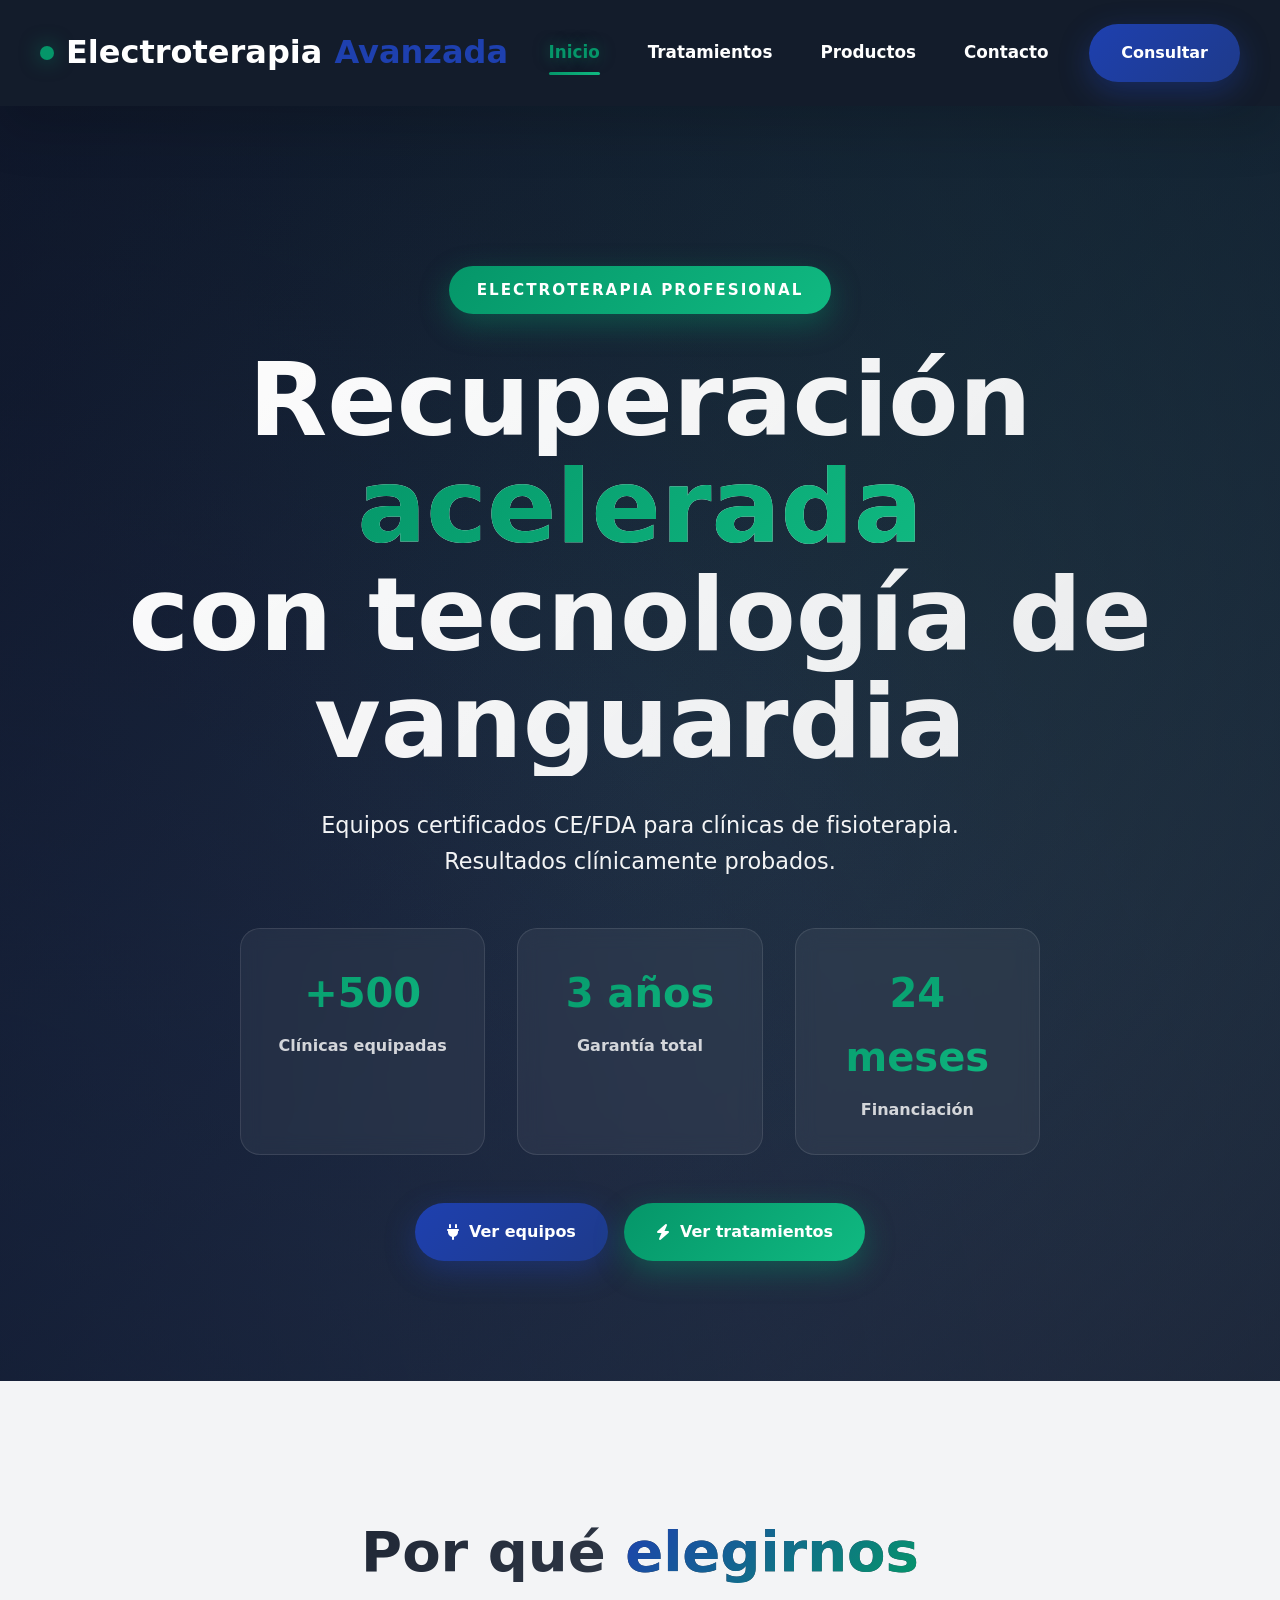
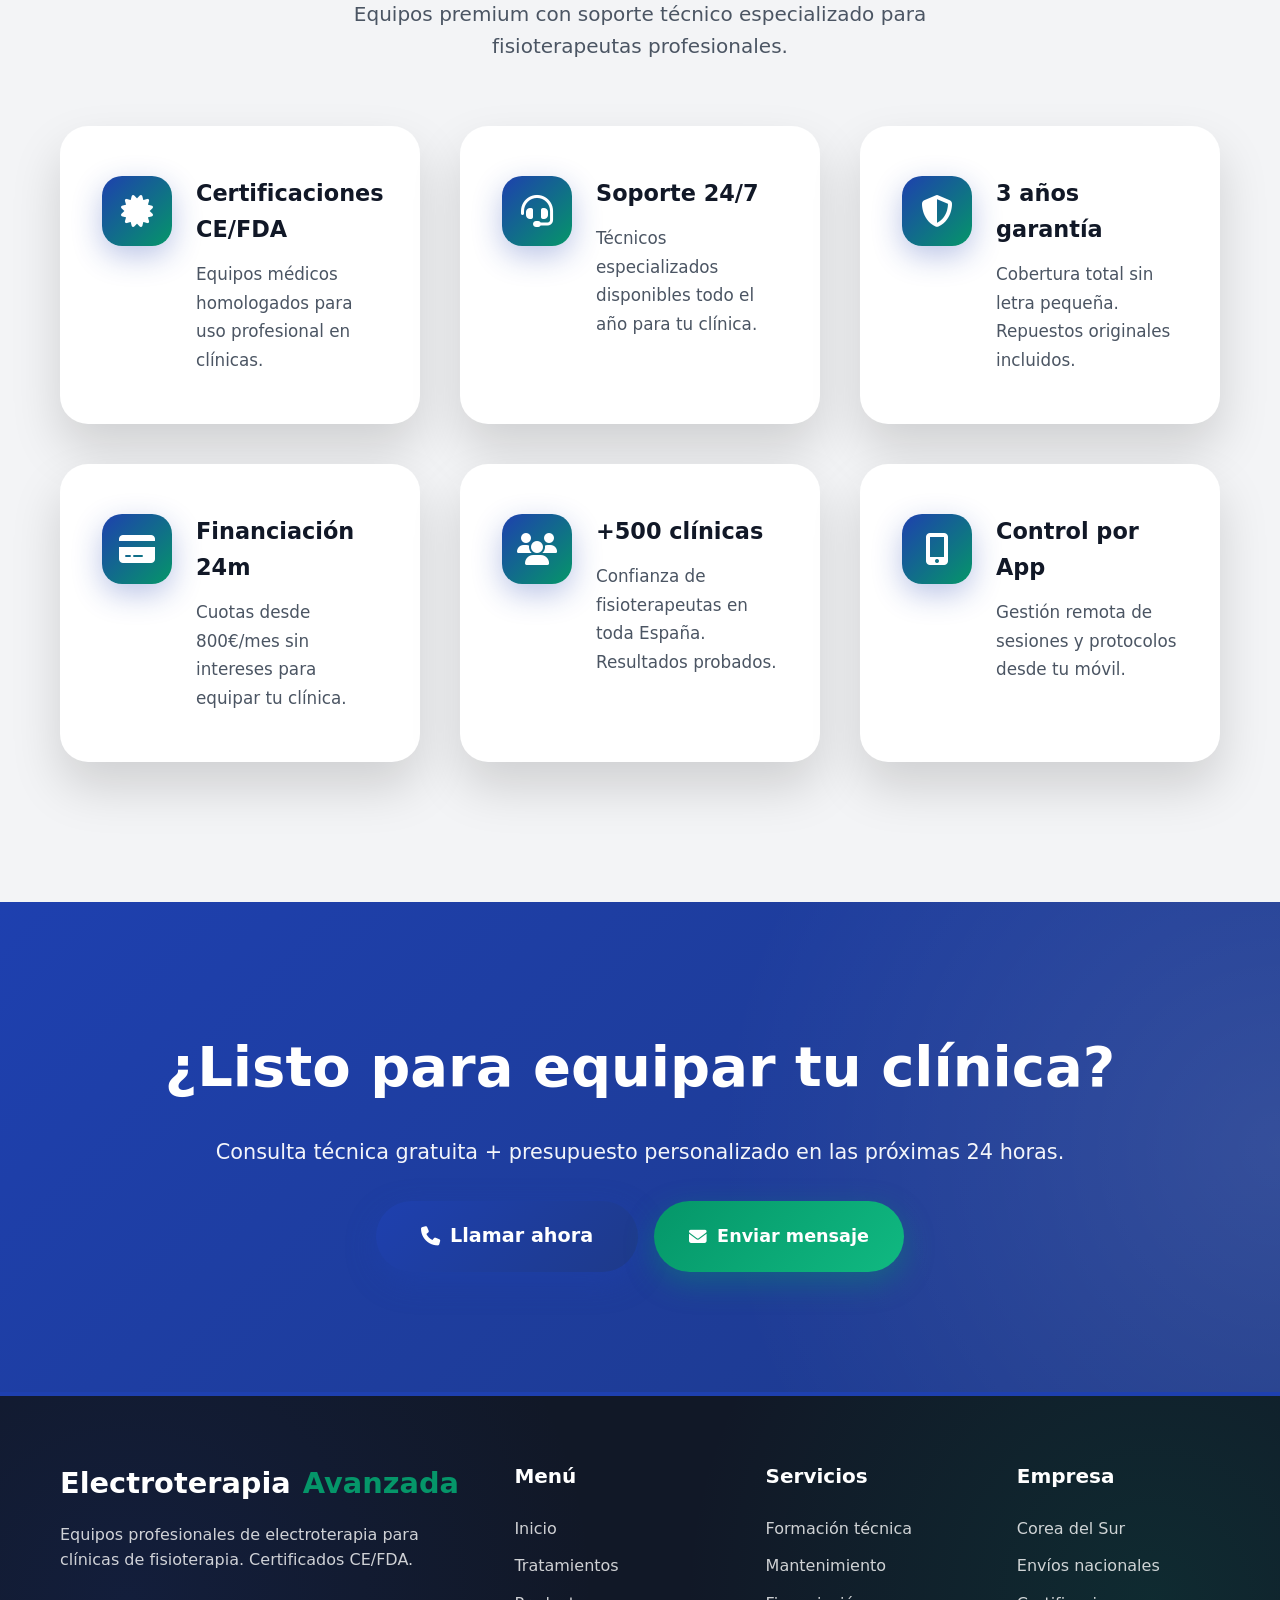
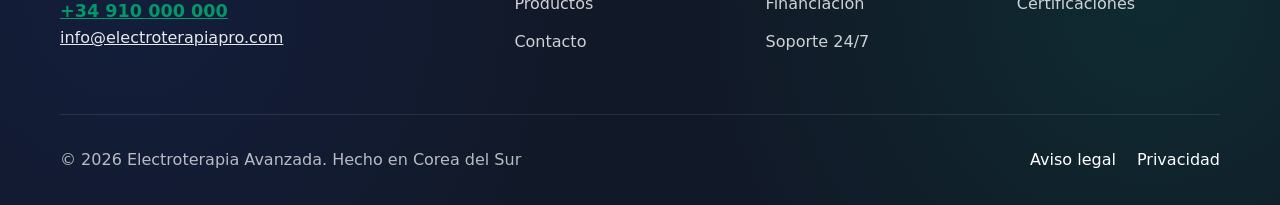
<file: index.html>
<html lang="es">
<head>
    <meta charset="UTF-8">
    <meta name="viewport" content="width=device-width, initial-scale=1.0">
    <title>Electroterapia Avanzada - Inicio</title>
    <link rel="stylesheet" href="index.css">
    <link rel="stylesheet" href="https://cdnjs.cloudflare.com/ajax/libs/font-awesome/6.4.0/css/all.min.css">
</head>
<body>
    <header class="header">
        <nav class="nav container">
            <a href="index.html" class="logo">
                <span class="logo-dot"></span>
                Electroterapia<span style="color: var(--primary);">Avanzada</span>
            </a>
            <ul class="nav-links">
                <li><a href="index.html" class="active">Inicio</a></li>
                <li><a href="tratamientos.html">Tratamientos</a></li>
                <li><a href="index2.html">Productos</a></li>
                <li><a href="contacto.html">Contacto</a></li>
            </ul>
            <a href="contacto.html" class="btn btn-primary">Consultar</a>
            <button class="mobile-toggle">
                <span></span><span></span><span></span>
            </button>
        </nav>
    </header>

    <section class="hero">
        <div class="hero-overlay"></div>
        <div class="container">
            <span class="overline">Electroterapia Profesional</span>
            <h1 class="hero-title">Recuperación <em>acelerada</em><br>con tecnología de vanguardia</h1>
            <p class="hero-subtitle">Equipos certificados CE/FDA para clínicas de fisioterapia. Resultados clínicamente probados.</p>
            <div class="stats-grid">
                <div class="stat">
                    <div class="stat-number">+500</div>
                    <div class="stat-label">Clínicas equipadas</div>
                </div>
                <div class="stat">
                    <div class="stat-number">3 años</div>
                    <div class="stat-label">Garantía total</div>
                </div>
                <div class="stat">
                    <div class="stat-number">24 meses</div>
                    <div class="stat-label">Financiación</div>
                </div>
            </div>
            <div style="display: flex; gap: 1rem; justify-content: center; flex-wrap: wrap;">
                <a href="productos.html" class="btn btn-primary">
                    <i class="fas fa-plug"></i> Ver equipos
                </a>
                <a href="tratamientos.html" class="btn btn-secondary">
                    <i class="fas fa-bolt"></i> Ver tratamientos
                </a>
            </div>
        </div>
    </section>

    <section class="section advantages">
        <div class="container">
            <div class="section-header">
                <h2>Por qué <em>elegirnos</em></h2>
                <p>Equipos premium con soporte técnico especializado para fisioterapeutas profesionales.</p>
            </div>

            <div class="features-grid">
                <div class="feature-card">
                    <div class="feature-icon"><i class="fas fa-certificate"></i></div>
                    <div class="feature-content">
                        <h3>Certificaciones CE/FDA</h3>
                        <p>Equipos médicos homologados para uso profesional en clínicas.</p>
                    </div>
                </div>

                <div class="feature-card">
                    <div class="feature-icon"><i class="fas fa-headset"></i></div>
                    <div class="feature-content">
                        <h3>Soporte 24/7</h3>
                        <p>Técnicos especializados disponibles todo el año para tu clínica.</p>
                    </div>
                </div>

                <div class="feature-card">
                    <div class="feature-icon"><i class="fas fa-shield-alt"></i></div>
                    <div class="feature-content">
                        <h3>3 años garantía</h3>
                        <p>Cobertura total sin letra pequeña. Repuestos originales incluidos.</p>
                    </div>
                </div>

                <div class="feature-card">
                    <div class="feature-icon"><i class="fas fa-credit-card"></i></div>
                    <div class="feature-content">
                        <h3>Financiación 24m</h3>
                        <p>Cuotas desde 800€/mes sin intereses para equipar tu clínica.</p>
                    </div>
                </div>

                <div class="feature-card">
                    <div class="feature-icon"><i class="fas fa-users"></i></div>
                    <div class="feature-content">
                        <h3>+500 clínicas</h3>
                        <p>Confianza de fisioterapeutas en toda España. Resultados probados.</p>
                    </div>
                </div>

                <div class="feature-card">
                    <div class="feature-icon"><i class="fas fa-mobile-alt"></i></div>
                    <div class="feature-content">
                        <h3>Control por App</h3>
                        <p>Gestión remota de sesiones y protocolos desde tu móvil.</p>
                    </div>
                </div>
            </div>
        </div>
    </section>

    <section class="cta">
        <div class="container">
            <h2>¿Listo para equipar tu clínica?</h2>
            <p>Consulta técnica gratuita + presupuesto personalizado en las próximas 24 horas.</p>
            <div style="display: flex; gap: 1rem; justify-content: center; flex-wrap: wrap; margin-top: 2rem;">
                <a href="contacto.html" class="btn btn-primary" style="font-size: 1.2rem; padding: 20px 45px;">
                    <i class="fas fa-phone"></i> Llamar ahora
                </a>
                <a href="contacto.html" class="btn btn-secondary" style="font-size: 1.1rem; padding: 20px 35px;">
                    <i class="fas fa-envelope"></i> Enviar mensaje
                </a>
            </div>
        </div>
    </section>

    <footer class="footer">
        <div class="container">
            <div class="footer-grid">
                <div>
                    <div class="logo" style="color: white; margin-bottom: 1rem; font-size: 1.8rem;">Electroterapia<span style="color: var(--secondary);">Avanzada</span></div>
                    <p style="color: rgba(255,255,255,0.8);">Equipos profesionales de electroterapia para clínicas de fisioterapia. Certificados CE/FDA.</p>
                    <div style="margin-top: 1.5rem;">
                        <a href="tel:+34910000000" style="color: var(--secondary); font-weight: 700; font-size: 1.1rem; margin-right: 1.5rem;">+34 910 000 000</a>
                        <a href="mailto:info@electroterapiapro.com" style="color: rgba(255,255,255,0.9); font-weight: 500;">info@electroterapiapro.com</a>
                    </div>
                </div>
                <div>
                    <h4>Menú</h4>
                    <ul class="footer-links">
                        <li><a href="index.html">Inicio</a></li>
                        <li><a href="tratamientos.html">Tratamientos</a></li>
                        <li><a href="productos.html">Productos</a></li>
                        <li><a href="contacto.html">Contacto</a></li>
                    </ul>
                </div>
                <div>
                    <h4>Servicios</h4>
                    <ul class="footer-links">
                        <li><a href="#">Formación técnica</a></li>
                        <li><a href="#">Mantenimiento</a></li>
                        <li><a href="#">Financiación</a></li>
                        <li><a href="#">Soporte 24/7</a></li>
                    </ul>
                </div>
                <div>
                    <h4>Empresa</h4>
                    <ul class="footer-links">
                        <li><a href="#">Corea del Sur</a></li>
                        <li><a href="#">Envíos nacionales</a></li>
                        <li><a href="#">Certificaciones</a></li>
                    </ul>
                </div>
            </div>
            <div class="footer-bottom">
                <span>&copy; 2026 Electroterapia Avanzada. Hecho en Corea del Sur</span>
                <div>
                    <a href="#" style="color: white; margin: 0 1rem; text-decoration: none;">Aviso legal</a>
                    <a href="#" style="color: white; text-decoration: none;">Privacidad</a>
                </div>
            </div>
        </div>
    </footer>

    <script>
        document.querySelectorAll('a[href^="#"]').forEach(anchor => {
            anchor.addEventListener('click', function (e) {
                e.preventDefault();
                const target = document.querySelector(this.getAttribute('href'));
                if (target) { target.scrollIntoView({ behavior: 'smooth' }); }
            });
        });
    </script>
</body>
</html>
</file>
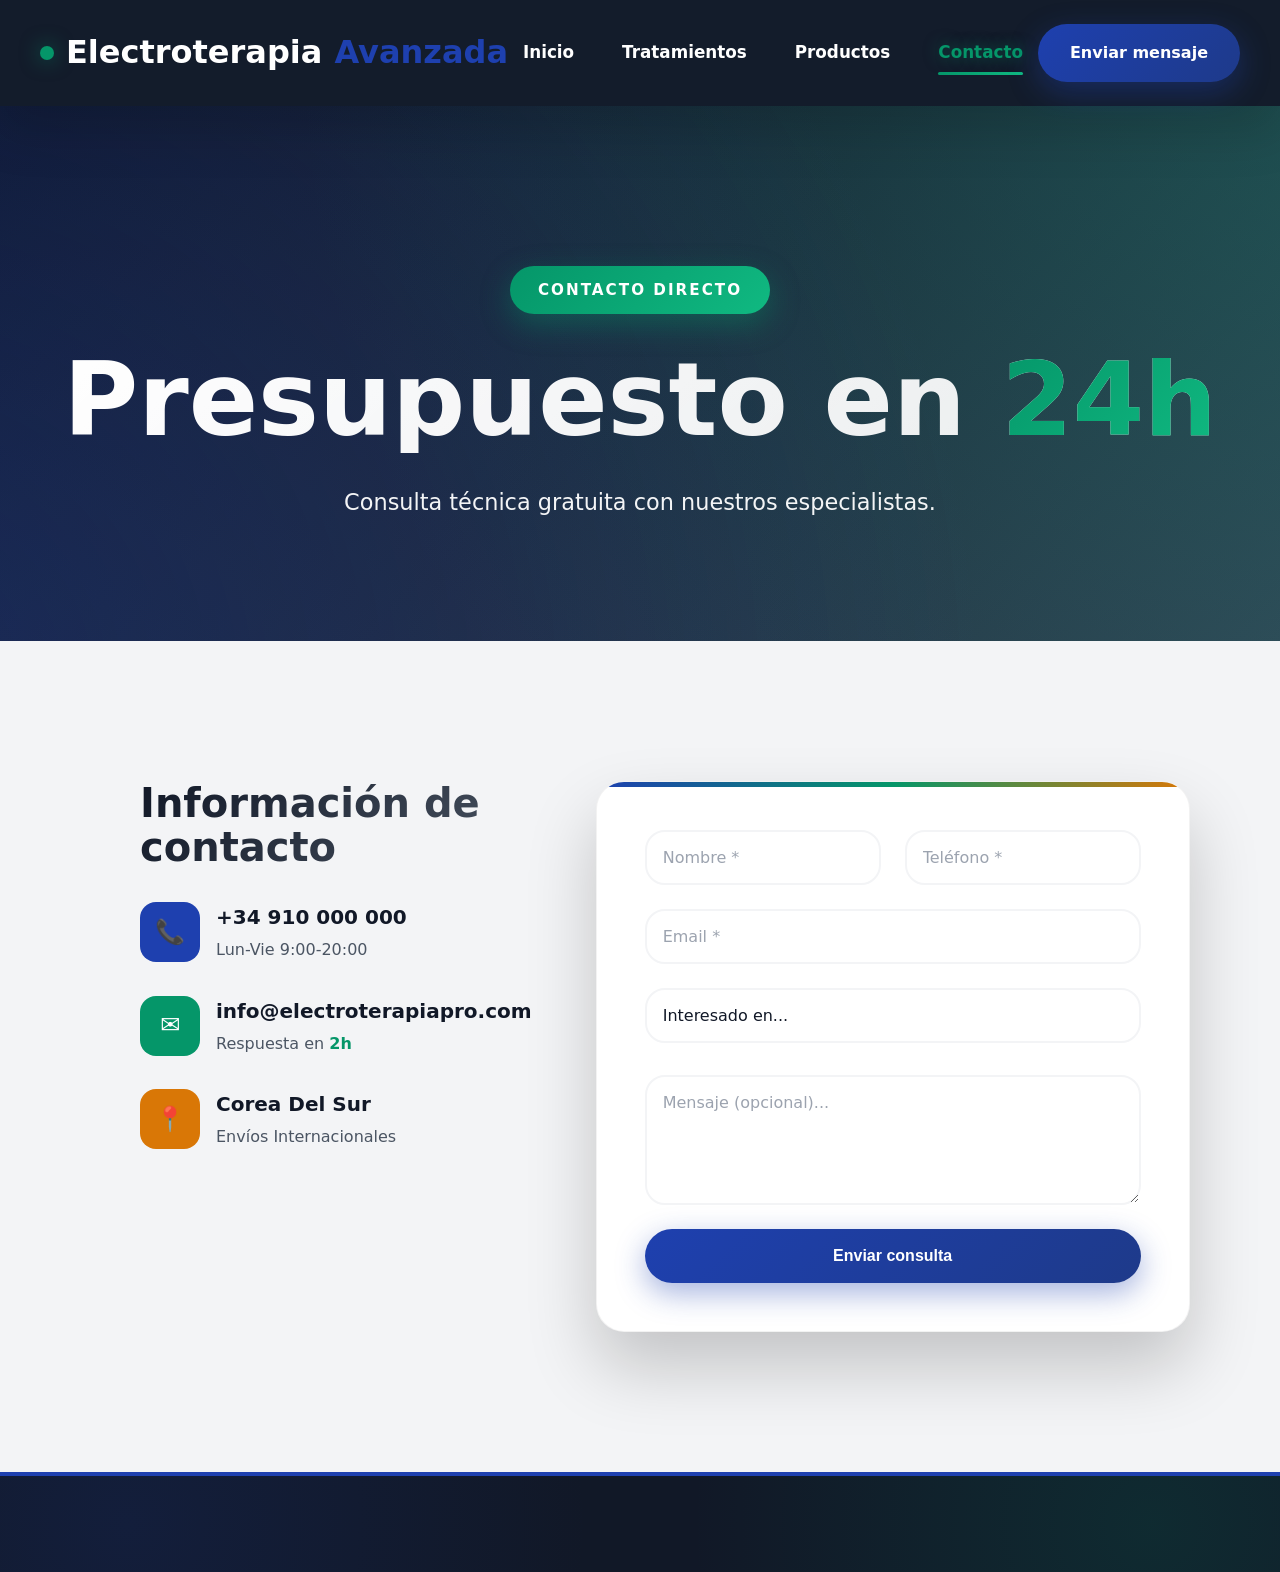
<file: index2.html>
<html lang="es">
<head>
    <meta charset="UTF-8">
    <meta name="viewport" content="width=device-width, initial-scale=1.0">
    <title>Contacto - Electroterapia Avanzada</title>
    <link rel="stylesheet" href="index2.css">
</head>
<body>
    <header class="header">
        <nav class="nav container">
            <a href="index.html" class="logo">
                <span class="logo-dot"></span>
                Electroterapia<span style="color: var(--primary);">Avanzada</span>
            </a>
            <ul class="nav-links">
                <li><a href="index.html">Inicio</a></li>
                <li><a href="tratamientos.html">Tratamientos</a></li>
                <li><a href="index2.html">Productos</a></li>
                <li><a href="contacto.html" class="active">Contacto</a></li>
            </ul>
            <a href="#form" class="btn btn-primary">Enviar mensaje</a>
        </nav>
    </header>

    <section class="hero">
        <div class="container">
            <span class="overline">Contacto directo</span>
            <h1 class="hero-title">Presupuesto en <em>24h</em></h1>
            <p class="hero-subtitle">Consulta técnica gratuita con nuestros especialistas.</p>
        </div>
    </section>

    <section class="section">
        <div class="container">
            <div style="display: grid; grid-template-columns: 1fr 1fr; gap: 4rem; max-width: 1000px; margin: 0 auto;">
                <div>
                    <h2 style="font-size: 2.5rem; margin-bottom: 2rem;">Información de contacto</h2>
                    <div style="display: flex; flex-direction: column; gap: 2rem;">
                        <div style="display: flex; align-items: center; gap: 1rem;">
                            <div style="width: 60px; height: 60px; background: var(--primary); border-radius: 16px; display: flex; align-items: center; justify-content: center; color: white; font-size: 1.5rem;">📞</div>
                            <div>
                                <h4>+34 910 000 000</h4>
                                <p>Lun-Vie 9:00-20:00</p>
                            </div>
                        </div>
                        <div style="display: flex; align-items: center; gap: 1rem;">
                            <div style="width: 60px; height: 60px; background: var(--secondary); border-radius: 16px; display: flex; align-items: center; justify-content: center; color: white; font-size: 1.5rem;">✉️</div>
                            <div>
                                <h4>info@electroterapiapro.com</h4>
                                <p>Respuesta en <strong>2h</strong></p>
                            </div>
                        </div>
                        <div style="display: flex; align-items: center; gap: 1rem;">
                            <div style="width: 60px; height: 60px; background: var(--accent); border-radius: 16px; display: flex; align-items: center; justify-content: center; color: white; font-size: 1.5rem;">📍</div>
                            <div>
                                <h4>Corea Del Sur</h4>
                                <p>Envíos Internacionales</p>
                            </div>
                        </div>
                    </div>
                </div>
                <div>
                    <form id="form" style="background: white; padding: 3rem; border-radius: var(--radius-lg); box-shadow: var(--shadow-lg);">
                        <div style="display: grid; grid-template-columns: 1fr 1fr; gap: 1.5rem; margin-bottom: 1.5rem;">
                            <input type="text" placeholder="Nombre *" style="padding: 16px; border: 2px solid var(--light); border-radius: var(--radius); font-size: 1rem;">
                            <input type="tel" placeholder="Teléfono *" style="padding: 16px; border: 2px solid var(--light); border-radius: var(--radius); font-size: 1rem;">
                        </div>
                        <div style="margin-bottom: 1.5rem;">
                            <input type="email" placeholder="Email *" style="width: 100%; padding: 16px; border: 2px solid var(--light); border-radius: var(--radius); font-size: 1rem;">
                        </div>
                        <div style="margin-bottom: 2rem;">
                            <select style="width: 100%; padding: 16px; border: 2px solid var(--light); border-radius: var(--radius); font-size: 1rem;">
                                <option>Interesado en...</option>
                                <option>BrainStim Pro (281.462€)</option>
                                <option>Optimus Pro (213.773€)</option>
                                <option>Salus-Talent Pro (195.433€)</option>
                                <option>Presupuesto comparativo</option>
                            </select>
                        </div>
                        <textarea placeholder="Mensaje (opcional)..." rows="4" style="width: 100%; padding: 16px; border: 2px solid var(--light); border-radius: var(--radius); font-size: 1rem; font-family: inherit; resize: vertical;"></textarea>
                        <button type="submit" class="btn btn-primary" style="width: 100%; margin-top: 1.5rem; padding: 18px;">Enviar consulta</button>
                    </form>
                </div>
            </div>
        </div>
    </section>

    <footer class="footer">
    </footer>
</body>
</html>
</file>
<file: index.css>
* {
    margin: 0;
    padding: 0;
    box-sizing: border-box;
}

html, body {
    margin: 0;
    padding: 0;
    width: 100%;
    overflow-x: hidden;
}

:root {
    --primary: #1E40AF;
    --primary-d: #1E3A8A;
    --secondary: #059669;
    --accent: #D97706;
    --dark: #111827;
    --gray: #4B5563;
    --light: #F3F4F6;
    --white: #FFFFFF;
    --shadow: 0 25px 50px rgba(0, 0, 0, 0.15);
    --shadow-lg: 0 35px 70px rgba(0, 0, 0, 0.2);
    --radius: 20px;
    --radius-lg: 28px;
}

body {
    font-family: 'Inter', system-ui, sans-serif;
    line-height: 1.6;
    color: var(--dark);
    background: var(--light);
    overflow-x: hidden;
    margin: 0;
    padding: 0;
}
.hero {
    padding: 160px 0 120px;
    text-align: center;
    position: relative;
    background: linear-gradient(135deg, #0f172a 0%, #1e293b 50%, #334155 100%);
    overflow: hidden;
    min-height: 100vh;
    display: flex;
    align-items: center;
    justify-content: center;
    width: 100vw;
    margin: 0;
    left: 50%;
    right: 50%;
    margin-left: -50vw;
    margin-right: -50vw;
}

.hero::after {
    content: '';
    position: absolute;
    top: 0;
    left: 0;
    width: 100%;
    height: 100%;
    background-image: url('https://customer-assets.emergentagent.com/job_cd9556bd-25c3-4e1e-b9b1-63034ef0d760/artifacts/mocz8y2o_image0.jpg');
    background-size: cover;
    background-repeat: no-repeat;
    background-position: center;
    opacity: 0.25;
    z-index: 1;
    pointer-events: none;
    filter: brightness(1.3);
}

.hero-overlay {
    position: absolute;
    top: 0;
    left: 0;
    width: 100%;
    height: 100%;
    background: radial-gradient(circle at center, transparent 0%, rgba(15, 23, 42, 0.6) 100%);
    z-index: 2;
}

.hero::before {
    content: '';
    position: absolute;
    top: -50%;
    left: -50%;
    width: 200%;
    height: 200%;
    background:
        radial-gradient(circle at 20% 80%, rgba(30, 64, 175, 0.15) 0%, transparent 50%),
        radial-gradient(circle at 80% 20%, rgba(5, 150, 105, 0.15) 0%, transparent 50%);
    animation: rotate 20s linear infinite;
    z-index: 1;
}

.hero .container {
    position: relative;
    z-index: 3;
}
* {
    margin: 0;
    padding: 0;
    box-sizing: border-box;
}

html, body {
    margin: 0;
    padding: 0;
    width: 100%;
    overflow-x: hidden;
}

:root {
    --primary: #1E40AF;
    --primary-d: #1E3A8A;
    --secondary: #059669;
    --accent: #D97706;
    --dark: #111827;
    --gray: #4B5563;
    --light: #F3F4F6;
    --white: #FFFFFF;
    --shadow: 0 25px 50px rgba(0, 0, 0, 0.15);
    --shadow-lg: 0 35px 70px rgba(0, 0, 0, 0.2);
    --radius: 20px;
    --radius-lg: 28px;
}

body {
    font-family: 'Inter', system-ui, sans-serif;
    line-height: 1.6;
    color: var(--dark);
    background: var(--light);
    overflow-x: hidden;
    margin: 0;
    padding: 0;
}

.container {
    max-width: 1200px;
    margin: 0 auto;
    padding: 0 20px;
}

.header {
    position: sticky;
    top: 0;
    background: rgba(15, 24, 39, 0.98);
    backdrop-filter: blur(25px);
    -webkit-backdrop-filter: blur(25px);
    z-index: 100;
    box-shadow: var(--shadow);
}

.nav {
    display: flex;
    justify-content: space-between;
    align-items: center;
    padding: 1.5rem 0;
}

.logo {
    font-size: 2rem;
    font-weight: 900;
    color: white;
    text-decoration: none;
    display: flex;
    align-items: center;
    gap: 12px;
}

.logo-dot {
    width: 14px;
    height: 14px;
    background: var(--secondary);
    border-radius: 50%;
    box-shadow: 0 0 20px rgba(5, 150, 105, 0.6);
    animation: pulse 2s ease-in-out infinite;
}

@keyframes pulse {
    0%, 100% { transform: scale(1); opacity: 1; }
    50% { transform: scale(1.2); opacity: 0.8; }
}

.nav-links {
    display: flex;
    list-style: none;
    gap: 3rem;
}

.nav-links a {
    color: white;
    text-decoration: none;
    font-weight: 700;
    font-size: 1.05rem;
    position: relative;
    transition: all 0.3s;
    padding: 8px 0;
}

.nav-links a.active,
.nav-links a:hover {
    color: var(--secondary);
    text-shadow: 0 0 15px rgba(5, 150, 105, 0.5);
}

.nav-links a.active::after {
    content: '';
    position: absolute;
    bottom: -5px;
    left: 0;
    width: 100%;
    height: 3px;
    background: linear-gradient(90deg, var(--secondary), #10b981);
    border-radius: 2px;
}

.mobile-toggle {
    display: none;
    flex-direction: column;
    gap: 5px;
    background: none;
    border: none;
    cursor: pointer;
}

.mobile-toggle span {
    width: 25px;
    height: 3px;
    background: white;
    border-radius: 2px;
}

.btn {
    padding: 16px 32px;
    border-radius: 50px;
    text-decoration: none;
    font-weight: 800;
    font-size: 1rem;
    display: inline-flex;
    align-items: center;
    justify-content: center;
    gap: 10px;
    transition: all 0.4s cubic-bezier(0.25, 0.46, 0.45, 0.94);
    border: none;
    cursor: pointer;
    position: relative;
    overflow: hidden;
}

.btn-primary {
    background: linear-gradient(135deg, var(--primary), var(--primary-d));
    color: white;
    box-shadow: 0 10px 30px rgba(30, 64, 175, 0.4);
}

.btn-primary:hover {
    transform: translateY(-4px) scale(1.03);
    box-shadow: 0 20px 50px rgba(30, 64, 175, 0.6);
}

.btn-primary::before {
    content: '';
    position: absolute;
    top: 0;
    left: -100%;
    width: 100%;
    height: 100%;
    background: linear-gradient(90deg, transparent, rgba(255, 255, 255, 0.2), transparent);
    transition: left 0.6s;
}

.btn-primary:hover::before {
    left: 100%;
}

.btn-secondary {
    background: linear-gradient(135deg, var(--secondary), #10b981);
    color: white;
    box-shadow: 0 10px 30px rgba(5, 150, 105, 0.4);
}

.btn-secondary:hover {
    transform: translateY(-4px) scale(1.03);
    box-shadow: 0 20px 50px rgba(5, 150, 105, 0.6);
}

/* ========== HERO CON LOGOTIPO DE FONDO - SIN ESPACIOS BLANCOS ========== */
.hero {
    padding: 160px 0 120px;
    text-align: center;
    position: relative;
    background: linear-gradient(135deg, #0f172a 0%, #1e293b 50%, #334155 100%);
    overflow: hidden;
    min-height: 100vh;
    display: flex;
    align-items: center;
    justify-content: center;
    width: 100vw;
    margin: 0;
    left: 50%;
    right: 50%;
    margin-left: -50vw;
    margin-right: -50vw;
}

.hero::after {
    content: '';
    position: absolute;
    top: 0;
    left: 0;
    width: 100%;
    height: 100%;
    background-image: url('https://customer-assets.emergentagent.com/job_cd9556bd-25c3-4e1e-b9b1-63034ef0d760/artifacts/mocz8y2o_image0.jpg');
    background-size: cover;
    background-repeat: no-repeat;
    background-position: center;
    opacity: 0.25;
    z-index: 1;
    pointer-events: none;
    filter: brightness(1.3);
}

.hero-overlay {
    position: absolute;
    top: 0;
    left: 0;
    width: 100%;
    height: 100%;
    background: radial-gradient(circle at center, transparent 0%, rgba(15, 23, 42, 0.6) 100%);
    z-index: 2;
}

.hero::before {
    content: '';
    position: absolute;
    top: -50%;
    left: -50%;
    width: 200%;
    height: 200%;
    background:
        radial-gradient(circle at 20% 80%, rgba(30, 64, 175, 0.15) 0%, transparent 50%),
        radial-gradient(circle at 80% 20%, rgba(5, 150, 105, 0.15) 0%, transparent 50%);
    animation: rotate 20s linear infinite;
    z-index: 1;
}

.hero .container {
    position: relative;
    z-index: 3;
}

@keyframes rotate {
    0% { transform: rotate(0deg); }
    100% { transform: rotate(360deg); }
}

.overline {
    display: inline-block;
    background: linear-gradient(135deg, var(--secondary), #10b981);
    color: white;
    padding: 12px 28px;
    border-radius: 50px;
    font-size: 0.95rem;
    font-weight: 800;
    letter-spacing: 2px;
    text-transform: uppercase;
    box-shadow: 0 10px 30px rgba(5, 150, 105, 0.4);
    margin-bottom: 2rem;
}

.hero-title {
    font-size: clamp(3rem, 8vw, 6.5rem);
    font-weight: 900;
    background: linear-gradient(135deg, white 0%, rgba(255, 255, 255, 0.9) 100%);
    -webkit-background-clip: text;
    -webkit-text-fill-color: transparent;
    background-clip: text;
    margin-bottom: 2rem;
    line-height: 1.05;
}

.hero-title em {
    font-style: normal;
    background: linear-gradient(135deg, var(--secondary), #10b981);
    -webkit-background-clip: text;
    -webkit-text-fill-color: transparent;
    background-clip: text;
}

.hero-subtitle {
    font-size: 1.4rem;
    max-width: 650px;
    margin: 0 auto 3rem;
    color: rgba(255, 255, 255, 0.95);
    font-weight: 400;
}

.stats-grid {
    display: grid;
    grid-template-columns: repeat(auto-fit, minmax(180px, 1fr));
    gap: 2rem;
    margin: 3rem auto;
    max-width: 800px;
}

.stat {
    padding: 2rem 1rem;
    background: rgba(255, 255, 255, 0.05);
    backdrop-filter: blur(10px);
    border-radius: 20px;
    border: 1px solid rgba(255, 255, 255, 0.1);
    transition: all 0.3s;
}

.stat:hover {
    transform: translateY(-5px);
    background: rgba(255, 255, 255, 0.08);
    border-color: rgba(5, 150, 105, 0.3);
}

.stat-number {
    font-size: 2.5rem;
    font-weight: 900;
    background: linear-gradient(135deg, var(--secondary), #10b981);
    -webkit-background-clip: text;
    -webkit-text-fill-color: transparent;
    background-clip: text;
    margin-bottom: 0.5rem;
}

.stat-label {
    color: rgba(255, 255, 255, 0.8);
    font-size: 1rem;
    font-weight: 600;
}

/* ========== SECTION ========== */
.section {
    padding: 140px 0;
}

.section-header {
    text-align: center;
    margin-bottom: 4rem;
}

.section-header h2 {
    font-size: 3.5rem;
    font-weight: 900;
    line-height: 1.1;
    background: linear-gradient(135deg, var(--dark) 0%, var(--gray) 100%);
    -webkit-background-clip: text;
    -webkit-text-fill-color: transparent;
    background-clip: text;
    margin-bottom: 1rem;
}

.section-header h2 em {
    font-style: normal;
    background: linear-gradient(135deg, var(--primary), var(--secondary));
    -webkit-background-clip: text;
    -webkit-text-fill-color: transparent;
    background-clip: text;
}

.section-header p {
    font-size: 1.25rem;
    color: var(--gray);
    max-width: 650px;
    margin: 0 auto;
}

/* ========== FEATURES GRID ========== */
.features-grid {
    display: grid;
    grid-template-columns: repeat(auto-fit, minmax(320px, 1fr));
    gap: 2.5rem;
}

.feature-card {
    background: white;
    padding: 3rem 2.5rem;
    border-radius: var(--radius-lg);
    box-shadow: var(--shadow);
    transition: all 0.4s cubic-bezier(0.25, 0.46, 0.45, 0.94);
    border: 2px solid transparent;
    display: flex;
    align-items: flex-start;
    gap: 1.5rem;
}

.feature-card:hover {
    transform: translateY(-10px);
    box-shadow: var(--shadow-lg);
    border-color: var(--primary);
}

.feature-icon {
    width: 70px;
    height: 70px;
    min-width: 70px;
    background: linear-gradient(135deg, var(--primary), var(--secondary));
    border-radius: 20px;
    display: flex;
    align-items: center;
    justify-content: center;
    font-size: 2rem;
    color: white;
    box-shadow: 0 10px 30px rgba(30, 64, 175, 0.3);
}

.feature-content h3 {
    font-size: 1.4rem;
    font-weight: 800;
    color: var(--dark);
    margin-bottom: 0.75rem;
}

.feature-content p {
    color: var(--gray);
    line-height: 1.7;
    font-size: 1.05rem;
}

/* ========== CTA ========== */
.cta {
    padding: 120px 0;
    background: linear-gradient(135deg, var(--primary) 0%, var(--primary-d) 100%);
    text-align: center;
    position: relative;
    overflow: hidden;
}

.cta::before {
    content: '';
    position: absolute;
    top: -50%;
    right: -50%;
    width: 100%;
    height: 200%;
    background: radial-gradient(circle, rgba(255, 255, 255, 0.1) 0%, transparent 70%);
    animation: float 15s ease-in-out infinite;
}

@keyframes float {
    0%, 100% { transform: translate(0, 0); }
    50% { transform: translate(-30px, -30px); }
}

.cta h2 {
    font-size: 3.5rem;
    font-weight: 900;
    color: white;
    margin-bottom: 1.5rem;
    position: relative;
    z-index: 2;
}

.cta p {
    font-size: 1.3rem;
    color: rgba(255, 255, 255, 0.95);
    margin-bottom: 2rem;
    position: relative;
    z-index: 2;
}

.footer {
    background: var(--dark);
    color: white;
    padding: 4rem 0 2rem;
    border-top: 4px solid var(--primary);
    background-image:
        radial-gradient(circle at 10% 50%, rgba(30, 64, 175, 0.15) 0%, transparent 40%),
        radial-gradient(circle at 90% 50%, rgba(5, 150, 105, 0.15) 0%, transparent 40%);
}

.footer-grid {
    display: grid;
    grid-template-columns: 2fr 1fr 1fr 1fr;
    gap: 3rem;
    margin-bottom: 3rem;
}

.footer h4 {
    font-size: 1.25rem;
    font-weight: 800;
    margin-bottom: 1.5rem;
    color: white;
}

.footer-links {
    list-style: none;
}

.footer-links li {
    margin-bottom: 0.75rem;
}

.footer-links a {
    color: rgba(255, 255, 255, 0.8);
    text-decoration: none;
    transition: all 0.3s;
    font-weight: 500;
}

.footer-links a:hover {
    color: var(--secondary);
    padding-left: 5px;
}

.footer-bottom {
    padding-top: 2rem;
    border-top: 1px solid rgba(255, 255, 255, 0.1);
    display: flex;
    justify-content: space-between;
    align-items: center;
    flex-wrap: wrap;
    gap: 1rem;
}

.footer-bottom span {
    color: rgba(255, 255, 255, 0.7);
}

@media (max-width: 968px) {
    .nav-links {
        display: none;
    }

    .mobile-toggle {
        display: flex;
    }

    .footer-grid {
        grid-template-columns: 1fr 1fr;
        gap: 2rem;
    }

    .stats-grid {
        grid-template-columns: 1fr;
        gap: 1.5rem;
    }
}

@media (max-width: 768px) {
    .nav .btn {
        padding: 12px 22px;
        font-size: 0.9rem;
    }

    .hero {
        padding: 120px 0 80px;
    }

    .hero-title {
        font-size: 2.8rem;
    }

    .hero-subtitle {
        font-size: 1.15rem;
    }

    .section {
        padding: 80px 0;
    }

    .section-header h2 {
        font-size: 2.5rem;
    }

    .features-grid {
        grid-template-columns: 1fr;
        gap: 2rem;
    }

    .feature-card {
        padding: 2rem 1.5rem;
    }

    .cta h2 {
        font-size: 2.5rem;
    }

    .footer-grid {
        grid-template-columns: 1fr;
    }

    .footer-bottom {
        flex-direction: column;
        text-align: center;
    }
}

@media (max-width: 480px) {
    .container {
        padding: 0 16px;
    }

    .logo {
        font-size: 1.4rem;
    }

    .logo-dot {
        width: 11px;
        height: 11px;
    }

    .hero-title {
        font-size: 2.2rem;
    }

    .overline {
        font-size: 0.8rem;
        padding: 10px 20px;
        letter-spacing: 1.5px;
    }

    .stat-number {
        font-size: 2rem;
    }

    .section-header h2 {
        font-size: 2rem;
    }

    .cta h2 {
        font-size: 2rem;
    }

    .btn {
        padding: 14px 24px;
        font-size: 0.9rem;
    }
}
</file>
<file: index2.css>
* {
    margin: 0;
    padding: 0;
    box-sizing: border-box;
}

:root {
    --primary: #1E40AF;
    --primary-d: #1E3A8A;
    --secondary: #059669;
    --accent: #D97706;
    --dark: #111827;
    --gray: #4B5563;
    --light: #F3F4F6;
    --white: #FFFFFF;
    --shadow: 0 25px 50px rgba(0, 0, 0, 0.15);
    --shadow-lg: 0 35px 70px rgba(0, 0, 0, 0.2);
    --radius: 20px;
    --radius-lg: 28px;
}

body {
    font-family: 'Inter', system-ui, sans-serif;
    line-height: 1.6;
    color: var(--dark);
    background: var(--light);
    overflow-x: hidden;
}

.container {
    max-width: 1200px;
    margin: 0 auto;
    padding: 0 20px;
}

/* ========== HEADER ========== */
.header {
    position: sticky;
    top: 0;
    background: rgba(15, 24, 39, 0.98);
    backdrop-filter: blur(25px);
    -webkit-backdrop-filter: blur(25px);
    z-index: 100;
    box-shadow: var(--shadow);
}

.nav {
    display: flex;
    justify-content: space-between;
    align-items: center;
    padding: 1.5rem 0;
}

.logo {
    font-size: 2rem;
    font-weight: 900;
    color: white;
    text-decoration: none;
    display: flex;
    align-items: center;
    gap: 12px;
}

.logo-dot {
    width: 14px;
    height: 14px;
    background: var(--secondary);
    border-radius: 50%;
    box-shadow: 0 0 20px rgba(5, 150, 105, 0.6);
    animation: pulse 2s ease-in-out infinite;
}

@keyframes pulse {
    0%, 100% { transform: scale(1); opacity: 1; }
    50% { transform: scale(1.2); opacity: 0.8; }
}

.nav-links {
    display: flex;
    list-style: none;
    gap: 3rem;
}

.nav-links a {
    color: white;
    text-decoration: none;
    font-weight: 700;
    font-size: 1.05rem;
    position: relative;
    transition: all 0.3s;
    padding: 8px 0;
}

.nav-links a.active,
.nav-links a:hover {
    color: var(--secondary);
    text-shadow: 0 0 15px rgba(5, 150, 105, 0.5);
}

.nav-links a.active::after {
    content: '';
    position: absolute;
    bottom: -5px;
    left: 0;
    width: 100%;
    height: 3px;
    background: linear-gradient(90deg, var(--secondary), #10b981);
    border-radius: 2px;
}

/* ========== BUTTONS ========== */
.btn {
    padding: 16px 32px;
    border-radius: 50px;
    text-decoration: none;
    font-weight: 800;
    font-size: 1rem;
    display: inline-flex;
    align-items: center;
    justify-content: center;
    gap: 10px;
    transition: all 0.4s cubic-bezier(0.25, 0.46, 0.45, 0.94);
    border: none;
    cursor: pointer;
    position: relative;
    overflow: hidden;
}

.btn-primary {
    background: linear-gradient(135deg, var(--primary), var(--primary-d));
    color: white;
    box-shadow: 0 10px 30px rgba(30, 64, 175, 0.4);
}

.btn-primary:hover {
    transform: translateY(-4px) scale(1.03);
    box-shadow: 0 20px 50px rgba(30, 64, 175, 0.6);
}

.btn-primary::before {
    content: '';
    position: absolute;
    top: 0;
    left: -100%;
    width: 100%;
    height: 100%;
    background: linear-gradient(90deg, transparent, rgba(255, 255, 255, 0.2), transparent);
    transition: left 0.6s;
}

.btn-primary:hover::before {
    left: 100%;
}

/* ========== HERO ========== */
.hero {
    padding: 160px 0 120px;
    text-align: center;
    position: relative;
    background: linear-gradient(135deg, #0f172a 0%, #1e293b 50%, #334155 100%);
    overflow: hidden;
}

.hero::before {
    content: '';
    position: absolute;
    top: -50%;
    left: -50%;
    width: 200%;
    height: 200%;
    background:
        radial-gradient(circle at 20% 80%, rgba(30, 64, 175, 0.3) 0%, transparent 50%),
        radial-gradient(circle at 80% 20%, rgba(5, 150, 105, 0.3) 0%, transparent 50%);
    animation: rotate 20s linear infinite;
}

.hero .container {
    position: relative;
    z-index: 2;
}

@keyframes rotate {
    0% { transform: rotate(0deg); }
    100% { transform: rotate(360deg); }
}

.overline {
    display: inline-block;
    background: linear-gradient(135deg, var(--secondary), #10b981);
    color: white;
    padding: 12px 28px;
    border-radius: 50px;
    font-size: 0.95rem;
    font-weight: 800;
    letter-spacing: 2px;
    text-transform: uppercase;
    box-shadow: 0 10px 30px rgba(5, 150, 105, 0.4);
    margin-bottom: 2rem;
}

.hero-title {
    font-size: clamp(3rem, 8vw, 6.5rem);
    font-weight: 900;
    background: linear-gradient(135deg, white 0%, rgba(255, 255, 255, 0.9) 100%);
    -webkit-background-clip: text;
    -webkit-text-fill-color: transparent;
    background-clip: text;
    margin-bottom: 2rem;
    line-height: 1.05;
}

.hero-title em {
    font-style: normal;
    background: linear-gradient(135deg, var(--secondary), #10b981);
    -webkit-background-clip: text;
    -webkit-text-fill-color: transparent;
    background-clip: text;
}

.hero-subtitle {
    font-size: 1.4rem;
    max-width: 650px;
    margin: 0 auto;
    color: rgba(255, 255, 255, 0.95);
    font-weight: 400;
}

/* ========== SECTION ========== */
.section {
    padding: 140px 0;
}

/* ========== CONTACT INFO ========== */
.section h2 {
    font-weight: 900;
    line-height: 1.1;
    background: linear-gradient(135deg, var(--dark) 0%, var(--gray) 100%);
    -webkit-background-clip: text;
    -webkit-text-fill-color: transparent;
    background-clip: text;
}

.section h4 {
    font-size: 1.25rem;
    font-weight: 800;
    color: var(--dark);
    margin-bottom: 4px;
}

.section p {
    color: var(--gray);
    font-size: 1rem;
}

.section strong {
    color: var(--secondary);
    font-weight: 800;
}

.section [style*=\"border-radius: 16px\"] {
    box-shadow: 0 15px 35px rgba(0, 0, 0, 0.15);
    transition: all 0.4s cubic-bezier(0.25, 0.46, 0.45, 0.94);
}

.section [style*=\"border-radius: 16px\"]:hover {
    transform: scale(1.1) rotate(-5deg);
    box-shadow: 0 20px 45px rgba(0, 0, 0, 0.25);
}

form {
    transition: all 0.4s cubic-bezier(0.25, 0.46, 0.45, 0.94);
    border: 1px solid rgba(0, 0, 0, 0.05);
    position: relative;
    overflow: hidden;
}

form::before {
    content: '';
    position: absolute;
    top: 0;
    left: 0;
    right: 0;
    height: 5px;
    background: linear-gradient(90deg, var(--primary), var(--secondary), var(--accent));
}

form:hover {
    transform: translateY(-6px);
    box-shadow: var(--shadow-lg) !important;
}

form input,
form select,
form textarea {
    font-family: 'Inter', system-ui, sans-serif;
    color: var(--dark);
    background: var(--white);
    outline: none;
    transition: all 0.3s ease;
}

form input::placeholder,
form textarea::placeholder {
    color: #9CA3AF;
    font-weight: 500;
}

form input:focus,
form select:focus,
form textarea:focus {
    border-color: var(--primary) !important;
    box-shadow: 0 0 0 4px rgba(30, 64, 175, 0.12);
    transform: translateY(-2px);
}

form select {
    cursor: pointer;
    appearance: none;
    -webkit-appearance: none;
    background-image: url(\"data:image/svg+xml;charset=UTF-8,%3csvg xmlns='http://www.w3.org/2000/svg' viewBox='0 0 24 24' fill='none' stroke='%231E40AF' stroke-width='3' stroke-linecap='round' stroke-linejoin='round'%3e%3cpolyline points='6 9 12 15 18 9'%3e%3c/polyline%3e%3c/svg%3e\");
    background-repeat: no-repeat;
    background-position: right 18px center;
    background-size: 18px;
    padding-right: 50px !important;
}

form textarea {
    min-height: 130px;
}

form button[type=\"submit\"] {
    font-family: 'Inter', system-ui, sans-serif;
    letter-spacing: 0.5px;
}

.footer {
    background: var(--dark);
    color: white;
    padding: 3rem 0;
    text-align: center;
    border-top: 4px solid var(--primary);
    background-image:
        radial-gradient(circle at 10% 50%, rgba(30, 64, 175, 0.15) 0%, transparent 40%),
        radial-gradient(circle at 90% 50%, rgba(5, 150, 105, 0.15) 0%, transparent 40%);
}

@media (max-width: 968px) {
    .section > .container > div[style*=\"grid-template-columns: 1fr 1fr\"] {
        grid-template-columns: 1fr !important;
        gap: 3rem !important;
    }
}

@media (max-width: 768px) {
    .nav-links {
        display: none;
    }

    .nav .btn {
        padding: 12px 22px;
        font-size: 0.9rem;
    }

    .hero {
        padding: 120px 0 80px;
    }

    .hero-title {
        font-size: 2.8rem;
    }

    .hero-subtitle {
        font-size: 1.15rem;
    }

    .section {
        padding: 80px 0;
    }

    .section h2 {
        font-size: 2rem !important;
    }

    form {
        padding: 2rem !important;
    }

    form > div[style*=\"grid-template-columns: 1fr 1fr\"] {
        grid-template-columns: 1fr !important;
    }
}

@media (max-width: 480px) {
    .container {
        padding: 0 16px;
    }

    .logo {
        font-size: 1.4rem;
    }

    .logo-dot {
        width: 11px;
        height: 11px;
    }

    .hero-title {
        font-size: 2.2rem;
    }

    .overline {
        font-size: 0.8rem;
        padding: 10px 20px;
        letter-spacing: 1.5px;
    }

    form {
        padding: 1.5rem !important;
    }

    form input,
    form select,
    form textarea {
        padding: 14px !important;
        font-size: 0.95rem !important;
    }
}
</file>
